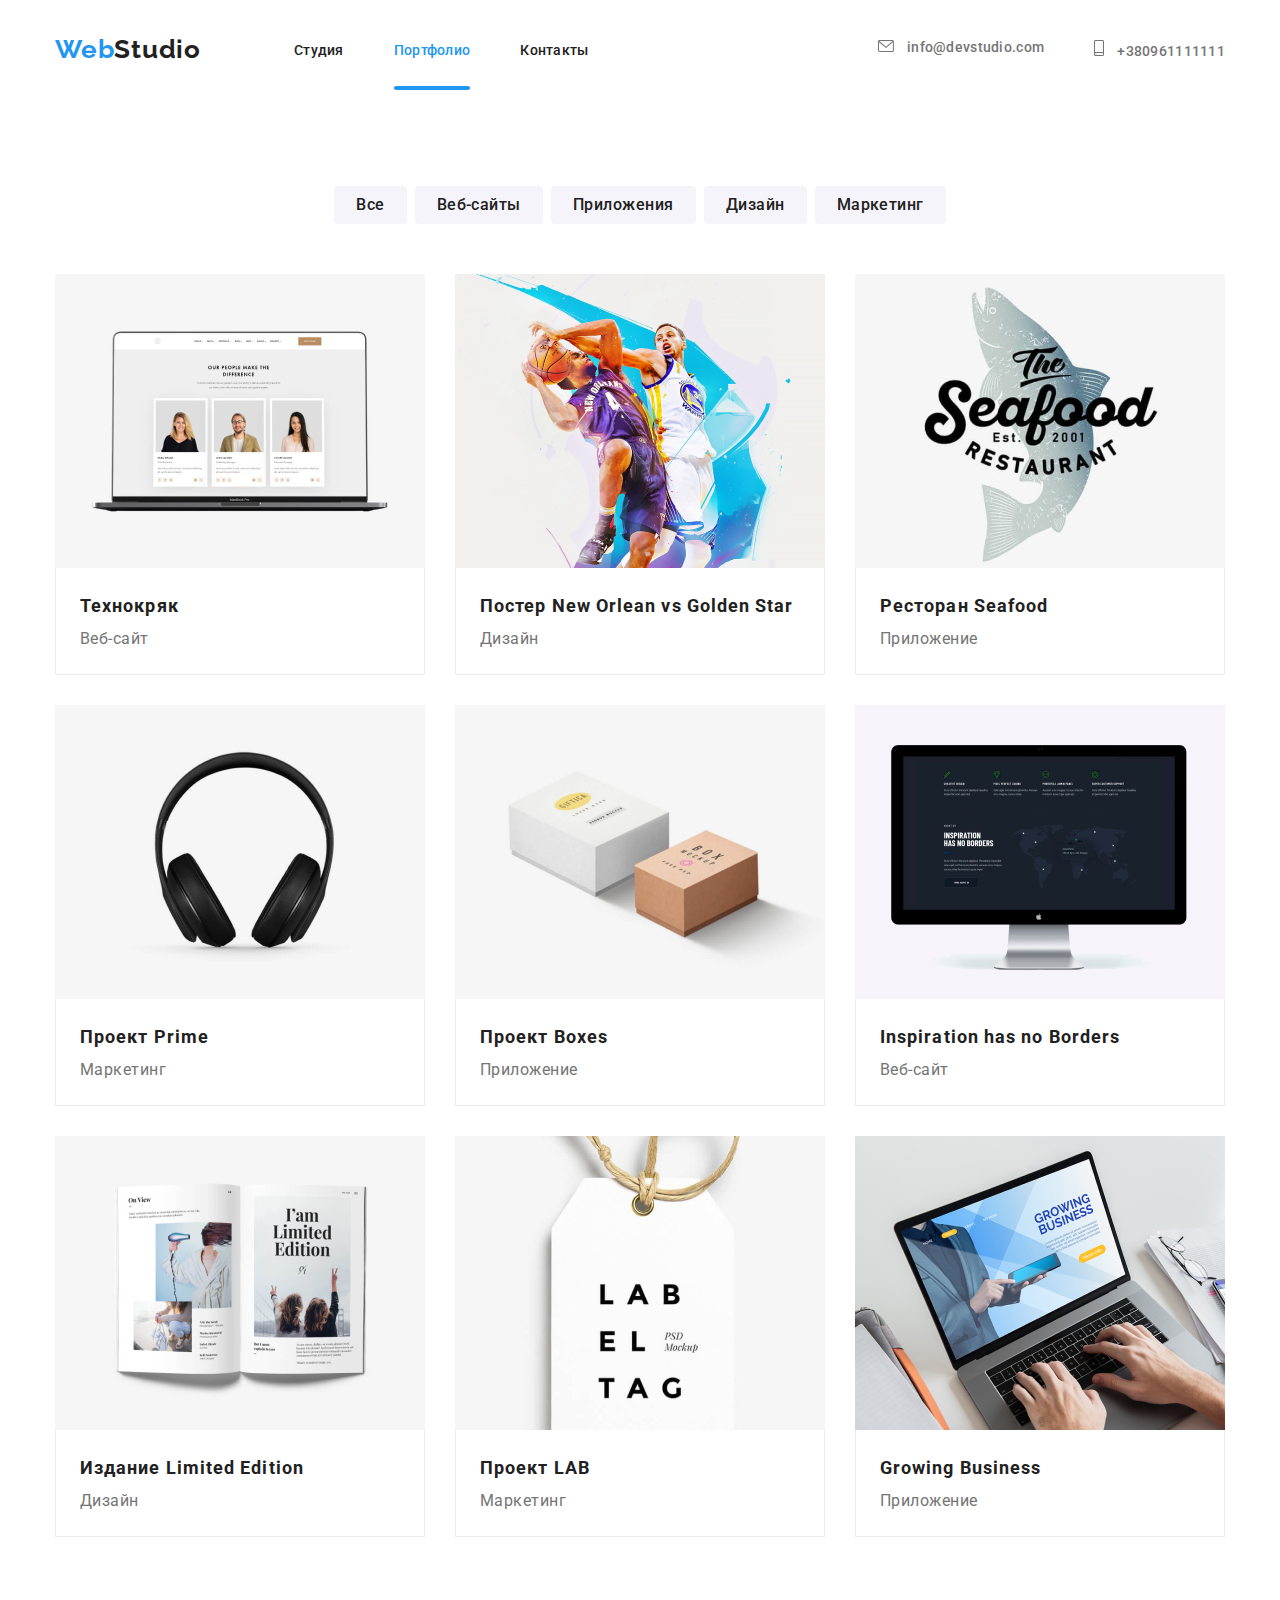
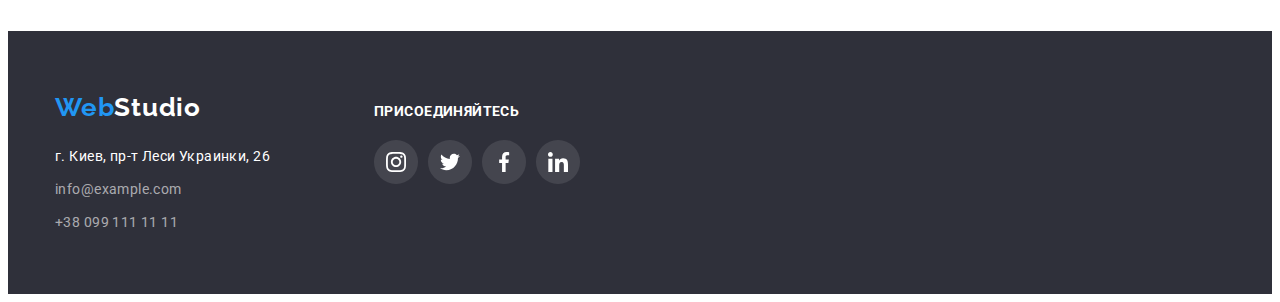
<file: portfolio.html>
<!DOCTYPE html>
<html lang="ru">

<head>
    <meta charset="UTF-8">
    <meta http-equiv="X-UA-Compatible" content="IE=edge">
    <meta name="viewport" content="width=device-width, initial-scale=1.0">
    <link rel="preconnect" href="https://fonts.googleapis.com">
    <link rel="preconnect" href="https://fonts.gstatic.com" crossorigin>
    <link
        href="https://fonts.googleapis.com/css2?family=Raleway:wght@700&family=Roboto:wght@400;500;700;900&display=swap"
        rel="stylesheet">
    <title>Homework7</title>
    <link rel="stylesheet" href="https://cdnjs.cloudflare.com/ajax/libs/modern-normalize/1.1.0/modern-normalize.min.css"
        integrity="sha512-wpPYUAdjBVSE4KJnH1VR1HeZfpl1ub8YT/NKx4PuQ5NmX2tKuGu6U/JRp5y+Y8XG2tV+wKQpNHVUX03MfMFn9Q=="
        crossorigin="anonymous" referrerpolicy="no-referrer" />
    <link rel="stylesheet" href="./css/main.min.css">
</head>
<body>

    <!--header-->
    <header class="header">
        <div class="container">
            <nav class="nav">
                <a href="" class="logo link nav__logo">Web<span class="nav__logoo">Studio</span></a>
                <ul class="menu list">
                    <li class="menu__item">
                        <a class="menu__link link" href="./index.html">Студия</a>
                    </li>
                    <li class="menu__item">
                        <a class="menu__link current link" href="portfolio.html">Портфолио</a>
                    </li>
                    <li class="menu__item">
                        <a class="menu__link link" href="">Контакты</a>
                    </li>
                </ul>
            </nav>
            <ul class="contacts">
                <li class="contacts__item">
                    <a href="mailto:info@devstudio.com" class="contacts__mail link">
                        <svg class="contacts__svg" width="16" height="12">
                            <use href="./img/icons.svg#icon-envelope"></use>
                        </svg>
                        info@devstudio.com
                    </a>
                </li>
                <li class="contacts__item">
                    <a href="tel:+380961111111" class="contacts__phone link">
                        <svg class="contacts__svg" width="10" height="16">
                            <use href="./img/icons.svg#icon-smartphone"></use>
                        </svg>
                        +380961111111
                    </a>
                </li>
            </ul>
        </div>
    </header>

    <!--1-->
    <main>
        <section class="portfolio">
            <div class="container">
                <ul class="filter">
                    <li class="filter-item">
                        <button type="button" class="pre-main-button current">Все</button>
                    </li>
                    <li class="filter-item">
                        <button type="button" class="pre-main-button">Веб-сайты</button>
                    </li>
                    <li class="filter-item">
                        <button type="button" class="pre-main-button">Приложения</button>
                    </li>
                    <li class="filter-item">
                        <button type="button" class="pre-main-button">Дизайн</button>
                    </li>
                    <li class="filter-item">
                        <button type="button" class="pre-main-button">Маркетинг</button>
                    </li>
                </ul>
                <ul class="gallery">
                    <li class="gallery-item">
                        <a class="link" href="">
                        <div class="project-figure">
                                <img class="projects-image" src="img/3.1.png" width="370" alt="Фото на компьютере" />
                            <div class="description-wrapper">
                                <p class="project-description">
                                Ресурс предлагает комплексные предложения с разным уровнем функционала и
                                сервисов. Все это позволит посетителю получить исчерпывающие сведения о
                                компании или частном лице.
                                </p>
                            </div>
                        </div>
                        <div class="work-div">
                            <h3 class="work">Технокряк</h3>
                            <p class="work-name">Веб-сайт</p>
                        </div>
                        </a>
                    </li>
                    <li class="gallery-item">
                        <a class="link" href="">
                            <div class="project-figure">
                        <img src="img/3.2.png" width="370" alt="Баскетбольный матч" />
                        <div class="description-wrapper">
                            <p class="project-description">
                                Ресурс предлагает комплексные предложения с разным уровнем функционала и
                                сервисов. Все это позволит посетителю получить исчерпывающие сведения о
                                компании или частном лице.
                            </p>
                        </div>
                        </div>
                        <div class="work-div">
                            <h3 class="work">Постер New Orlean vs Golden Star</h3>
                            <p class="work-name">Дизайн</p>
                        </div>
                        </a>
                    </li>
                    <li class="gallery-item">
                        <a class="link" href="">
                            <div class="project-figure">
                        <img src="img/3.3.png" width="370" alt="Логотип ресторана" />
                        <div class="description-wrapper">
                                <p class="project-description">
                                Ресурс предлагает комплексные предложения с разным уровнем функционала и
                                сервисов. Все это позволит посетителю получить исчерпывающие сведения о
                                компании или частном лице.
                                </p>
                            </div>
                        </div>
                        <div class="work-div">
                            <h3 class="work">Ресторан Seafood</h3>
                            <p class="work-name">Приложение</p>
                        </div>
                        </a>
                    </li>
                    <li class="gallery-item">
                        <a class="link" href="">
                            <div class="project-figure">
                        <img src="img/3.4.png" width="370" alt="Наушники" />
                        <div class="description-wrapper">
                                <p class="project-description">
                                Ресурс предлагает комплексные предложения с разным уровнем функционала и
                                сервисов. Все это позволит посетителю получить исчерпывающие сведения о
                                компании или частном лице.
                                </p>
                            </div>
                        </div>
                        <div class="work-div">
                            <h3 class="work">Проект Prime</h3>
                            <p class="work-name">Маркетинг</p>
                        </div>
                        </a>
                    </li>
                    <li class="gallery-item">
                        <a class="link" href="">
                            <div class="project-figure">
                        <img src="img/3.5.png" width="370" alt="Упаковочные боксы" />
                        <div class="description-wrapper">
                                <p class="project-description">
                                Ресурс предлагает комплексные предложения с разным уровнем функционала и
                                сервисов. Все это позволит посетителю получить исчерпывающие сведения о
                                компании или частном лице.
                                </p>
                            </div>
                        </div>
                        <div class="work-div">
                            <h3 class="work">Проект Boxes</h3>
                            <p class="work-name">Приложение</p>
                        </div>
                        </a>
                    </li>
                    <li class="gallery-item">
                        <a class="link" href="">
                            <div class="project-figure">
                        <img src="img/3.6.png" width="370" alt="Монитор" />
                        <div class="description-wrapper">
                                <p class="project-description">
                                Ресурс предлагает комплексные предложения с разным уровнем функционала и
                                сервисов. Все это позволит посетителю получить исчерпывающие сведения о
                                компании или частном лице.
                                </p>
                            </div>
                        </div>
                        <div class="work-div">
                            <h3 class="work">Inspiration has no Borders</h3>
                            <p class="work-name">Веб-сайт</p>
                        </div>
                        </a>
                    </li>
                    <li class="gallery-item">
                        <a class="link" href="">
                            <div class="project-figure">
                        <img src="img/3.7.png" width="370" alt="Книга" />
                        <div class="description-wrapper">
                                <p class="project-description">
                                Ресурс предлагает комплексные предложения с разным уровнем функционала и
                                сервисов. Все это позволит посетителю получить исчерпывающие сведения о
                                компании или частном лице.
                                </p>
                            </div>
                        </div>
                        <div class="work-div">
                            <h3 class="work">Издание Limited Edition</h3>
                            <p class="work-name">Дизайн</p>
                        </div>
                        </a>
                    </li>
                    <li class="gallery-item">
                        <a class="link" href="">
                            <div class="project-figure">
                        <img src="img/3.8.png" width="370" alt="Подвеска" />
                        <div class="description-wrapper">
                                <p class="project-description">
                                Ресурс предлагает комплексные предложения с разным уровнем функционала и
                                сервисов. Все это позволит посетителю получить исчерпывающие сведения о
                                компании или частном лице.
                                </p>
                            </div>
                        </div>
                        <div class="work-div">
                            <h3 class="work">Проект LAB</h3>
                            <p class="work-name">Маркетинг</p>
                        </div>
                        </a>
                    </li>
                    <li class="gallery-item">
                        <a class="link" href="">
                            <div class="project-figure">
                        <img src="img/3.9.png" width="370" alt="Работа за компьютером" />
                        <div class="description-wrapper">
                                <p class="project-description">
                                Ресурс предлагает комплексные предложения с разным уровнем функционала и
                                сервисов. Все это позволит посетителю получить исчерпывающие сведения о
                                компании или частном лице.
                                </p>
                            </div>
                        </div>
                        <div class="work-div">
                            <h3 class="work">Growing Business</h3>
                            <p class="work-name">Приложение</p>
                        </div>
                        </a>
                    </li>
                </ul>
            </div>
        </section>
    </main>

        <!--footer-->
        <footer class="footer">
            <div class="container">
                <div class="adress-container">
                    <a href="" class="footer-logo link">Web<span class="footer-logoo">Studio</span></a>
                    <address class="adress">г. Киев, пр-т Леси Украинки, 26</address>
                    <ul class="footer-contacts">
                        <li class="footer-contacts-item">
                            <a href="mailto:info@devstudio.com" class="footer-mail link">info@example.com</a>
                        </li>
                        <li class="footer-contacts-item">
                            <a href="tel:+380961111111" class="footer-phone link">+38 099 111 11 11</a>
                        </li>
                    </ul>
                </div>
                <div class="company-soc">
                    <p class="soc">Присоединяйтесь</p>
                    <ul class="company-soc-list">
                        <li class="company-soc-item">
                            <a href="" class="company-soc-link link">
                                <svg class="company-soc-icon" width="20" height="20">
                                    <use href="./img/icons.svg#icon-instagram-2"></use>
                                </svg>
                            </a>
                        </li>
                        <li class="company-soc-item">
                            <a href="" class="company-soc-link link">
                                <svg class="company-soc-icon" width="20" height="20">
                                    <use href="./img/icons.svg#icon-twitter-1"></use>
                                </svg>
                            </a>
                        </li>
                        <li class="company-soc-item">
                            <a href="" class="company-soc-link link">
                                <svg class="company-soc-icon" width="20" height="20">
                                    <use href="./img/icons.svg#icon-facebook-1"></use>
                                </svg>
                            </a>
                        </li>
                        <li class="company-soc-item">
                            <a href="" class="company-soc-link link">
                                <svg class="company-soc-icon" width="20" height="20">
                                    <use href="./img/icons.svg#icon-linkedin-1"></use>
                                </svg>
                            </a>
                        </li>
                    </ul>
                </div>
            </div>
        </footer>        
</body>
</html>
</file>
<file: css/main.min.css>
:root{--main-color: #FFFFFF;--pre-main-color: #212121;--hover-color: #2196F3;--text-color: #757575;--svg-links-color: #afb1b8;--primary-transition-time: 250ms;--primary-cubic-function: cubic-bezier(0.4, 0, 0.2, 1);--projects-overlay-color: rgba(33, 150, 243, 0.9);--galery-overlay-color: rgba(47, 48, 58, 0.8);--modal-background-color: rgba(0, 0, 0, 0.2)}p,h1,h2,h3,h4,h5,h6{margin:0}ul{margin:0;padding-left:0}img{display:block}li{list-style-type:none}body{font-family:"Roboto"}button{margin:0 auto;display:block}*{box-sizing:border-box}.visually-hidden{position:absolute;white-space:nowrap;width:1px;height:1px;overflow:hidden;border:0;padding:0;clip:rect(0 0 0 0);clip-path:inset(50%);margin:-1px}.description-wrapper,.header-two .container,.footer-button,.company-soc-link,.company-clients-link,.masters-soc-list__link,.work-photo__galery-description,.description__company-ben,.main-button,.contacts__phone,.contacts__mail,.header .container{display:flex;align-items:center}.container{width:1200px;padding-left:15px;padding-right:15px;margin:0 auto}.backdrop{position:fixed;top:0;left:0;width:100%;height:100%;background-color:var(--modal-background-color)}.backdrop.is-hidden{opacity:0;transition:opacity var(--primary-transition-time) var(--primary-cubic-function);visibility:hidden;pointer-events:none}.modal{padding:40px;position:absolute;top:50%;left:50%;transform:translate(-50%, -50%) scale(1) rotate(0);transition:transform var(--primary-transition-time) var(--primary-cubic-function);width:528px;min-height:581px;background-color:#fff;border-radius:5px;opacity:1;visibility:visible}.backdrop.is-hidden .modal{transform:translate(-50%, -50%) scale(0)}.modal-close-btn{position:absolute;right:8px;top:8px;width:30px;height:30px;border:1px solid rgba(0,0,0,.1);border-radius:50%;cursor:pointer;background-color:rgba(0,0,0,0);display:flex;align-items:center;justify-content:center;outline:none;transition:color var(--primary-transition-time) var(--primary-cubic-function)}.modal-close-btn:focus,.modal-close-btn:hover{color:#2196f3}.modal-title{font-weight:700;font-size:20px;line-height:1.15;text-align:center;letter-spacing:.03em;color:#212121;min-width:448px;margin-bottom:12px}.modal-field{margin-bottom:10px}.modal-label{display:block;margin-bottom:4px;font-size:12px;line-height:1.17;letter-spacing:.01em;color:#757575}.input-wrap{position:relative}.modal-input{width:100%;height:40px;border:1px solid rgba(33,33,33,.2);border-radius:4px;background-color:rgba(0,0,0,0);padding-left:42px;outline:rgba(0,0,0,0);transition:border-color var(--primary-transition-time) var(--primary-cubic-function)}.modal-input:not(:placeholder-shown):not(:focus):valid{background-color:green}.modal-input:placeholder-shown{background-color:rgba(0,0,0,0)}.modal-input::placeholder{font-weight:400;font-size:14px;line-height:1.17px;letter-spacing:.01em;color:rgba(117,117,117,.5)}.modal-input:focus,.modal-input:hover{border-color:var(--hover-color)}.input-icon{position:absolute;left:15px;top:50%;transform:translateY(-50%);transition:fill var(--primary-transition-time) var(--primary-cubic-function)}.modal-input:focus+.input-icon,.modal-input:hover+.input-icon{fill:var(--hover-color)}.modal-text-area{width:100%;height:120px;border:1px solid rgba(33,33,33,.2);border-radius:4px;resize:none;padding:12px;outline:none;transition:border-color var(--primary-transition-time) var(--primary-cubic-function);margin-bottom:20px}.modal-text-area:hover,.modal-text-area:focus{border-color:var(--hover-color)}.check-text{font-weight:400;font-size:14px;line-height:1.71px;letter-spacing:.03em;color:#757575;display:flex;align-items:center;margin-bottom:30px}.check-text a{color:#2196f3}.check-text span{width:16px;height:15px;border:1px solid rgba(34,34,34,.2);margin-right:7px;display:flex;align-items:center;justify-content:center}.input-check:checked+.check-text span{background-color:#2196f3;border:none}.check-icon{fill:rgba(0,0,0,0)}.input-check:checked+.check-text .check-icon{fill:#fff}.modal-button{width:200px;height:50;font-family:inherit;font-weight:700;font-size:16px;line-height:1.88;letter-spacing:.06em;border-radius:4px;border:0px;color:var(--main-color);cursor:pointer;background-color:var(--hover-color);padding-top:10px;padding-bottom:10px;padding-left:55px;padding-right:55px;transition:background-color var(--primary-transition-time) var(--primary-cubic-function);outline:none}.modal-button:hover,.modal-button:focus{background-color:#188ce8}.products{margin:60px 0}.products__label{display:block;font-family:"Titan One";font-size:18px;line-height:1.1666666667;text-align:center;text-transform:uppercase;color:#ffa5ba;margin-bottom:15px}@media screen and (min-width: 768px){.products__label{font-size:26px;line-height:1.1538461538;margin-bottom:18px}}@media screen and (min-width: 1200px){.products__label{font-size:30px;line-height:1.1333333333;letter-spacing:.04em;margin-bottom:16px}}.products__title{font-family:"Titan One";font-weight:400;font-size:34px;line-height:1.1470588235;text-align:center;letter-spacing:.04em;text-transform:uppercase;color:#d41443;margin-bottom:8px}@media screen and (min-width: 768px){.products__title{font-size:48px;line-height:1.1458333333;margin-bottom:20px}}@media screen and (min-width: 1200px){.products__title{font-size:58px;line-height:66px;letter-spacing:.06em}}.sweetlist{display:flex;flex-direction:column;align-items:center}@media screen and (min-width: 768px){.sweetlist{flex-direction:unset;flex-wrap:wrap;gap:16px;justify-content:center}}@media screen and (min-width: 1200px){.sweetlist{gap:32px}}.sweetlist__item{position:relative;display:flex;align-items:center;flex-direction:column;width:280px;height:629px}@media screen and (min-width: 768px){.sweetlist__item{width:224px;height:611px}}@media screen and (min-width: 1200px){.sweetlist__item{width:368px;height:796px}}.sweetlist__title{position:relative;z-index:5;font-family:"Titan One";font-weight:400;font-size:20px;line-height:1.15;text-align:center;letter-spacing:.04em;text-transform:uppercase;color:#fff;margin-bottom:29px}@media screen and (min-width: 1200px){.sweetlist__title{font-size:30px;line-height:1.1333333333}}.sweetlist__title-icecream::before{display:block;margin-bottom:20px;height:280px;content:"";background-image:url(../images/products/icecream1Mob2.png);background-repeat:no-repeat;background-position:center;background-size:cover}@media screen and (min-width: 320px){.sweetlist__title-icecream::before{background-image:url(../images/products/icecream1Mob1.png)}}@media screen and (min-width: 320px)and (min-device-pixel-ratio: 2),screen and (min-width: 320px)and (min-resolution: 192dpi),screen and (min-width: 320px)and (min-resolution: 2dppx){.sweetlist__title-icecream::before{background-image:url(../images/products/icecream1Mob2.png)}}@media screen and (min-width: 768px){.sweetlist__title-icecream::before{margin-bottom:32px;height:224px;background-image:url(../images/products/icecream1Tab1.png)}}@media screen and (min-width: 768px)and (min-device-pixel-ratio: 2),screen and (min-width: 768px)and (min-resolution: 192dpi),screen and (min-width: 768px)and (min-resolution: 2dppx){.sweetlist__title-icecream::before{background-image:url(../images/products/icecream1Tab2.png)}}@media screen and (min-width: 1200px){.sweetlist__title-icecream::before{height:394px;background-image:url(../images/products/icecream1Desk1.png)}}@media screen and (min-width: 1200px)and (min-device-pixel-ratio: 2),screen and (min-width: 1200px)and (min-resolution: 192dpi),screen and (min-width: 1200px)and (min-resolution: 2dppx){.sweetlist__title-icecream::before{background-image:url(../images/products/icecream1Desk2.png)}}.sweetlist__title-icecoffee::before{display:block;margin-bottom:20px;height:280px;content:"";background-image:url(../images/products/icecoffee2Mob2.png);background-repeat:no-repeat;background-position:center;background-size:cover}@media screen and (min-width: 320px){.sweetlist__title-icecoffee::before{background-image:url(../images/products/icecoffee2Mob1.png)}}@media screen and (min-width: 320px)and (min-device-pixel-ratio: 2),screen and (min-width: 320px)and (min-resolution: 192dpi),screen and (min-width: 320px)and (min-resolution: 2dppx){.sweetlist__title-icecoffee::before{background-image:url(../images/products/icecoffee2Mob2.png)}}@media screen and (min-width: 768px){.sweetlist__title-icecoffee::before{margin-bottom:32px;height:224px;background-image:url(../images/products/icecoffee2Tab1.png)}}@media screen and (min-width: 768px)and (min-device-pixel-ratio: 2),screen and (min-width: 768px)and (min-resolution: 192dpi),screen and (min-width: 768px)and (min-resolution: 2dppx){.sweetlist__title-icecoffee::before{background-image:url(../images/products/icecoffee2Tab2.png)}}@media screen and (min-width: 1200px){.sweetlist__title-icecoffee::before{height:394px;background-size:contain;background-image:url(../images/products/icecoffee2Desk1.png)}}@media screen and (min-width: 1200px)and (min-device-pixel-ratio: 2),screen and (min-width: 1200px)and (min-resolution: 192dpi),screen and (min-width: 1200px)and (min-resolution: 2dppx){.sweetlist__title-icecoffee::before{background-image:url(../images/products/icecoffee2Desk2.png)}}.sweetlist__title-milkshakes::before{display:block;margin-bottom:20px;height:280px;content:"";background-image:url(../images/products/milkshakes3Mob2.png);background-repeat:no-repeat;background-position:center;background-size:cover}@media screen and (min-width: 320px){.sweetlist__title-milkshakes::before{background-image:url(../images/products/milkshakes3Mob1.png)}}@media screen and (min-width: 320px)and (min-device-pixel-ratio: 2),screen and (min-width: 320px)and (min-resolution: 192dpi),screen and (min-width: 320px)and (min-resolution: 2dppx){.sweetlist__title-milkshakes::before{background-image:url(../images/products/milkshakes3Mob2.png)}}@media screen and (min-width: 768px){.sweetlist__title-milkshakes::before{margin-bottom:32px;height:224px;background-image:url(../images/products/milkshakes3Tab1.png)}}@media screen and (min-width: 768px)and (min-device-pixel-ratio: 2),screen and (min-width: 768px)and (min-resolution: 192dpi),screen and (min-width: 768px)and (min-resolution: 2dppx){.sweetlist__title-milkshakes::before{background-image:url(../images/products/milkshakes3Tab2.png)}}@media screen and (min-width: 1200px){.sweetlist__title-milkshakes::before{height:394px;background-image:url(../images/products/milkshakes3Desk1.png)}}@media screen and (min-width: 1200px)and (min-device-pixel-ratio: 2),screen and (min-width: 1200px)and (min-resolution: 192dpi),screen and (min-width: 1200px)and (min-resolution: 2dppx){.sweetlist__title-milkshakes::before{background-image:url(../images/products/milkshakes3Desk2.png)}}.sweetlist__title::after{display:block;content:url(../images/products/group-circles.svg);padding-top:18px}.sweetlist__form{width:100%}.sweetlist__box{position:absolute;top:140px;left:0;z-index:0;width:280px;height:489px;border-radius:24px}@media screen and (min-width: 768px){.sweetlist__box{top:138px;width:224px;height:473px}}@media screen and (min-width: 1200px){.sweetlist__box{top:261px;width:368px;height:535px}}.box--icecream{background-color:#ffb8ca}.box--icecoffee{background-color:#f0d1a5}.box--milkshakes{background-color:#c2e297}.sweetlist__text{position:relative;z-index:5;margin:0 auto;width:200px;font-family:"DM Sans";font-weight:700;font-size:14px;line-height:152%;text-align:center;letter-spacing:.04em;color:#fff;margin-bottom:32px}@media screen and (min-width: 768px){.sweetlist__text{width:160px;height:150px;font-size:14px;line-height:176%;overflow:hidden}}@media screen and (min-width: 1200px){.sweetlist__text{width:241px;height:106px;font-size:16px;line-height:176%;margin-bottom:60px}}.sweetlist-button{display:block;position:relative;z-index:5;fill:#d41443;border:none;margin:0 auto;padding:0;width:40px;height:40px;border-radius:50%;transition:background-color 250ms var(--prime-animation),fill 250ms var(--prime-animation),filter 250ms var(--prime-animation)}.sweetlist-button:hover,.sweetlist-button:focus{fill:#fff;background-color:#d41443;filter:drop-shadow(0px 4px 4px rgba(0, 0, 0, 0.25))}.nav{display:flex;align-items:center}.nav .current{color:var(--hover-color)}.nav .current::after{content:"";display:block;position:absolute;left:0;bottom:0;width:100%;height:4px;background-color:var(--hover-color);border-radius:2px}.nav__logo,.nav__logoo{font-family:"Raleway";font-weight:700;font-size:26px;line-height:1.29;letter-spacing:.03em;color:var(--hover-color);margin-right:46.5px}.nav__logoo{color:var(--pre-main-color)}.header .logo{display:block;padding:24px 0 25px 0}.link{text-decoration:none}.menu{display:flex}.menu__item:not(last-child){margin-right:50px}.menu__link{position:relative;padding:32px 0;font-weight:500;font-size:14px;line-height:1.14;letter-spacing:.02em;color:var(--text-color);transition:color var(--primary-transition-time) var(--primary-cubic-function)}.menu__link:hover,.menu__link:focus{color:var(--hover-color)}.menu__link{color:var(--pre-main-color)}.contacts{display:flex;margin-left:auto}.contacts__mail{display:block;font-weight:500;font-size:14px;line-height:1.14;letter-spacing:.02em;color:var(--text-color);padding:32px 0;margin-right:50px;justify-content:center;transition:color var(--primary-transition-time) var(--primary-cubic-function)}.contacts__mail:hover,.contacts__mail:focus{color:var(--hover-color)}.contacts__phone{display:block;font-weight:500;font-size:14px;line-height:1.14;letter-spacing:.02em;color:var(--text-color);padding:32px 0;justify-content:center;transition:color var(--primary-transition-time) var(--primary-cubic-function)}.contacts__phone:hover,.contacts__phone:focus{color:var(--hover-color)}.contacts__svg{fill:currentColor;margin-right:10px}.main-section{background-color:#c4c4c4;background-image:linear-gradient(rgba(47, 48, 58, 0.4), rgba(47, 48, 58, 0.4)),url(../img/Img.png);background-repeat:no-repeat;background-size:cover;background-position:center;max-width:1600px;margin:0 auto;padding-top:200px;padding-bottom:200px}.main-name{width:670px;font-weight:900;font-size:44px;line-height:1.36;text-align:center;letter-spacing:.06em;text-transform:uppercase;color:var(--main-color);margin:0 auto 30px auto;text-align:center;margin-bottom:30px}.main-button{font-family:inherit;font-weight:700;font-size:16px;line-height:1.88;text-align:center;letter-spacing:.06em;border-radius:4px;border:0px;color:var(--main-color);cursor:pointer;background-color:var(--hover-color);padding-top:10px;padding-bottom:10px;padding-left:32px;padding-right:32px;transition:background-color var(--primary-transition-time) var(--primary-cubic-function);outline:none}.main-button:hover,.main-button:focus{background-color:#188ce8}.company{padding-top:94px;padding-bottom:94px}.description{display:flex;justify-content:space-between}.title{font-weight:700;font-size:14px;line-height:1.14;letter-spacing:.03em;text-transform:uppercase;color:var(--pre-main-color);margin-bottom:10px}.title-text{font-weight:400;font-size:14px;line-height:1.71;letter-spacing:.03em;color:var(--text-color);max-width:260px}.description__company-ben{justify-content:center;width:270px;height:120px;background-color:#f5f4fa;margin-bottom:30px}.work-projects{padding-bottom:94px}.pre-main-title{font-weight:700;font-size:36px;line-height:1.17;text-align:center;letter-spacing:.03em;color:var(--pre-main-color);margin-bottom:50px}.work-photo{display:flex}.work-photo__item+.work-photo__item{margin-left:30px}.work-photo__item{position:relative}.work-photo__galery-description{justify-content:center;height:70px;width:100%;position:absolute;bottom:0;font-weight:700;font-size:14px;line-height:1.14;text-transform:uppercase;color:var(--main-color);background-color:var(--galery-overlay-color)}.masters{padding-top:94px;padding-bottom:94px;background:#f5f4fa}.team{font-weight:700;font-size:36px;line-height:1.17;text-align:center;letter-spacing:.03em;color:var(--pre-main-color);margin-bottom:50px}.workers-list{display:flex;margin-left:-30px}.workers-list__item{flex-basis:calc(100% - 90px)/3;margin-left:30px;background-color:var(--main-color);box-shadow:0px 1px 3px rgba(0,0,0,.12),0px 1px 1px rgba(0,0,0,.14),0px 2px 1px rgba(0,0,0,.16);border-radius:0px 0px 4px 4px}.about-workers-div{padding-top:30px;padding-bottom:30px}.names{font-weight:500;font-size:16px;line-height:1.19;text-align:center;letter-spacing:.03em;color:var(--pre-main-color)}.names-text{font-weight:400;font-size:16px;line-height:1.19;text-align:center;letter-spacing:.03em;color:var(--text-color);padding-top:10px;margin-bottom:16px}.masters-soc-list{display:flex;justify-content:center}.masters-soc-list__item{width:44px;height:44px;margin-left:10px}.masters-soc-list__item:first-child{margin-left:0}.masters-soc-list__link{justify-content:center;width:100%;height:100%;border-radius:50%;background-color:var(--main-color);color:var(--svg-links-color);transition:background-color var(--primary-transition-time) var(--primary-cubic-function),color var(--primary-transition-time) var(--primary-cubic-function);outline:none}.masters-soc-list__link:hover,.masters-soc-list__link:focus{background-color:var(--hover-color);color:var(--main-color)}.masters-soc-list__icon{fill:currentColor}.clients{padding-top:94px;padding-bottom:94px}.clients-list{display:flex;justify-content:center}.company-clients{width:170px;height:92px}.company-clients+.company-clients{margin-left:30px}.company-clients-link{justify-content:center;width:100%;height:100%;border-top:1px solid var(--svg-links-color);border-bottom:1px solid var(--svg-links-color);border-left:1px solid var(--svg-links-color);border-right:1px solid var(--svg-links-color);border-radius:4px;color:var(--svg-links-color);outline:none}.company-clients-link:hover,.company-clients-link:focus{border-color:var(--hover-color);color:var(--hover-color)}.company-clients-icon{fill:currentColor;transition:color var(--primary-transition-time) var(--primary-cubic-function)}.footer{background:#2f303a;padding-top:60px;padding-bottom:60px}.footer .container{display:flex;align-items:baseline}.footer-logo,.footer-logoo{font-family:"Raleway";font-weight:700;font-size:26px;line-height:1.29;letter-spacing:.03em;color:var(--hover-color);margin-right:46.5px}.footer-logoo{color:var(--main-color)}.adress-container{margin-right:70px}.adress{font-weight:400;font-size:14px;line-height:1.71;letter-spacing:.03em;font-style:normal;color:var(--main-color);margin-top:20px}.footer-contacts{display:flex;flex-direction:column;margin-left:auto}.footer-contacts-item{margin-top:9px}.footer-mail{font-weight:400;font-size:14px;line-height:1.71;letter-spacing:.03em;color:rgba(255,255,255,.6);transition:color var(--primary-transition-time) var(--primary-cubic-function)}.footer-mail:hover,.footer-mail:focus{color:var(--hover-color)}.footer-phone{font-weight:400;font-size:14px;line-height:1.71;letter-spacing:.03em;color:rgba(255,255,255,.6);margin-top:9px;margin-bottom:60px;transition:color var(--primary-transition-time) var(--primary-cubic-function)}.footer-phone:hover,.footer-phone:focus{color:var(--hover-color)}.company-soc{margin-right:auto}.soc{font-style:normal;font-weight:700;font-size:14px;line-height:1.14;letter-spacing:.03em;text-transform:uppercase;color:var(--main-color);margin-bottom:20px;padding-left:10px}.company-soc-list{display:flex;justify-content:center}.company-soc-item{width:44px;height:44px;margin-left:10px}.company-soc-item :first-child{margin-left:0}.company-soc-link{justify-content:center;width:100%;height:100%;border-radius:50%;background-image:linear-gradient(rgba(255, 255, 255, 0.1), rgba(255, 255, 255, 0.1));color:var(--main-color);transition:background-color var(--primary-transition-time) var(--primary-cubic-function);outline:none}.company-soc-link:hover,.company-soc-link:focus{background-color:var(--hover-color);color:var(--main-color)}.company-soc-icon{fill:currentColor}.footer-title{display:block;font-size:14px;line-height:1.14;font-weight:700;letter-spacing:.03em;text-transform:uppercase;color:var(--main-color);margin-bottom:20px}.footer-form{display:flex;align-items:flex-end}.footer label{width:358px;margin-right:12px}.footer .modal-footer-input{color:var(--main-color);width:358px;height:50px;padding:15px 16px;border-radius:4px;border:1px solid rgba(255,255,255,.3);filter:0px 4px 4px rgba(0,0,0,.15);background-color:#2f303a}.footer-button{justify-content:center;padding:0;width:200px;height:50px;border:none;border-radius:4px;font-weight:700;font-size:16px;line-height:1.67;letter-spacing:.06em;color:var(--main-color);background-color:var(--hover-color);box-shadow:0px 4px 4px rgba(0,0,0,.15);cursor:pointer;outline:none}.footer-button,.footer-button{background-color:#188ce8}.send-icon{margin-left:10px}.header-two{border-bottom:1px solid #ececec}.portfolio{padding-top:94px;padding-bottom:94px}.filter{display:flex;justify-content:center;margin-bottom:50px}.filter-item:not(:last-child){margin-right:8px}.pre-main-button{font-family:inherit;font-weight:500;font-size:16px;line-height:1.62;text-align:center;letter-spacing:.03em;border:0px;color:var(--pre-main-color);cursor:pointer;background-color:#f5f4fa;border-radius:4px;padding-top:6px;padding-bottom:6px;padding-left:22px;padding-right:22px;transition:background-color var(--primary-transition-time) var(--primary-cubic-function),color var(--primary-transition-time) var(--primary-cubic-function);outline:none}.pre-main-button:hover,.pre-main-button:focus{color:var(--main-color);background-color:#188ce8;box-shadow:0px 3px 1px rgba(0,0,0,.1),0px 1px 2px rgba(0,0,0,.08),0px 2px 2px rgba(0,0,0,.12)}.gallery{display:flex;flex-wrap:wrap;margin:-15px}.gallery-item{flex-basis:calc(33.3333333333% - 30px);margin:15px}.gallery-item:hover,.gallery-item:focus{box-shadow:0px 1px 1px rgba(0,0,0,.12),0px 4px 4px rgba(0,0,0,.06),1px 4px 6px rgba(0,0,0,.16)}.gallery .link:hover .description-wrapper,.gallery .link:focus .description-wrapper{transform:translateY(0)}.project-figure{position:relative;overflow:hidden}.projects-image{display:block;width:100%;height:100%}.description-wrapper{justify-content:center;position:absolute;top:0;width:100%;height:100%;transform:translateY(101%);transition:transform var(--primary-transition-time) var(--primary-cubic-function);background-color:var(--projects-overlay-color)}.project-description{width:322px;font-size:18px;line-height:1.56;color:var(--main-color)}.work-div{padding-top:20px;padding-bottom:20px;padding-left:24px;padding-right:24px;border-bottom:1px solid #ececec;border-left:1px solid #ececec;border-right:1px solid #ececec}.work{font-weight:700;font-size:18px;line-height:2;letter-spacing:.06em;color:var(--pre-main-color)}.work-name{font-weight:400;font-size:16px;line-height:1.88;letter-spacing:.03em;color:var(--text-color)}/*# sourceMappingURL=main.min.css.map */
</file>
